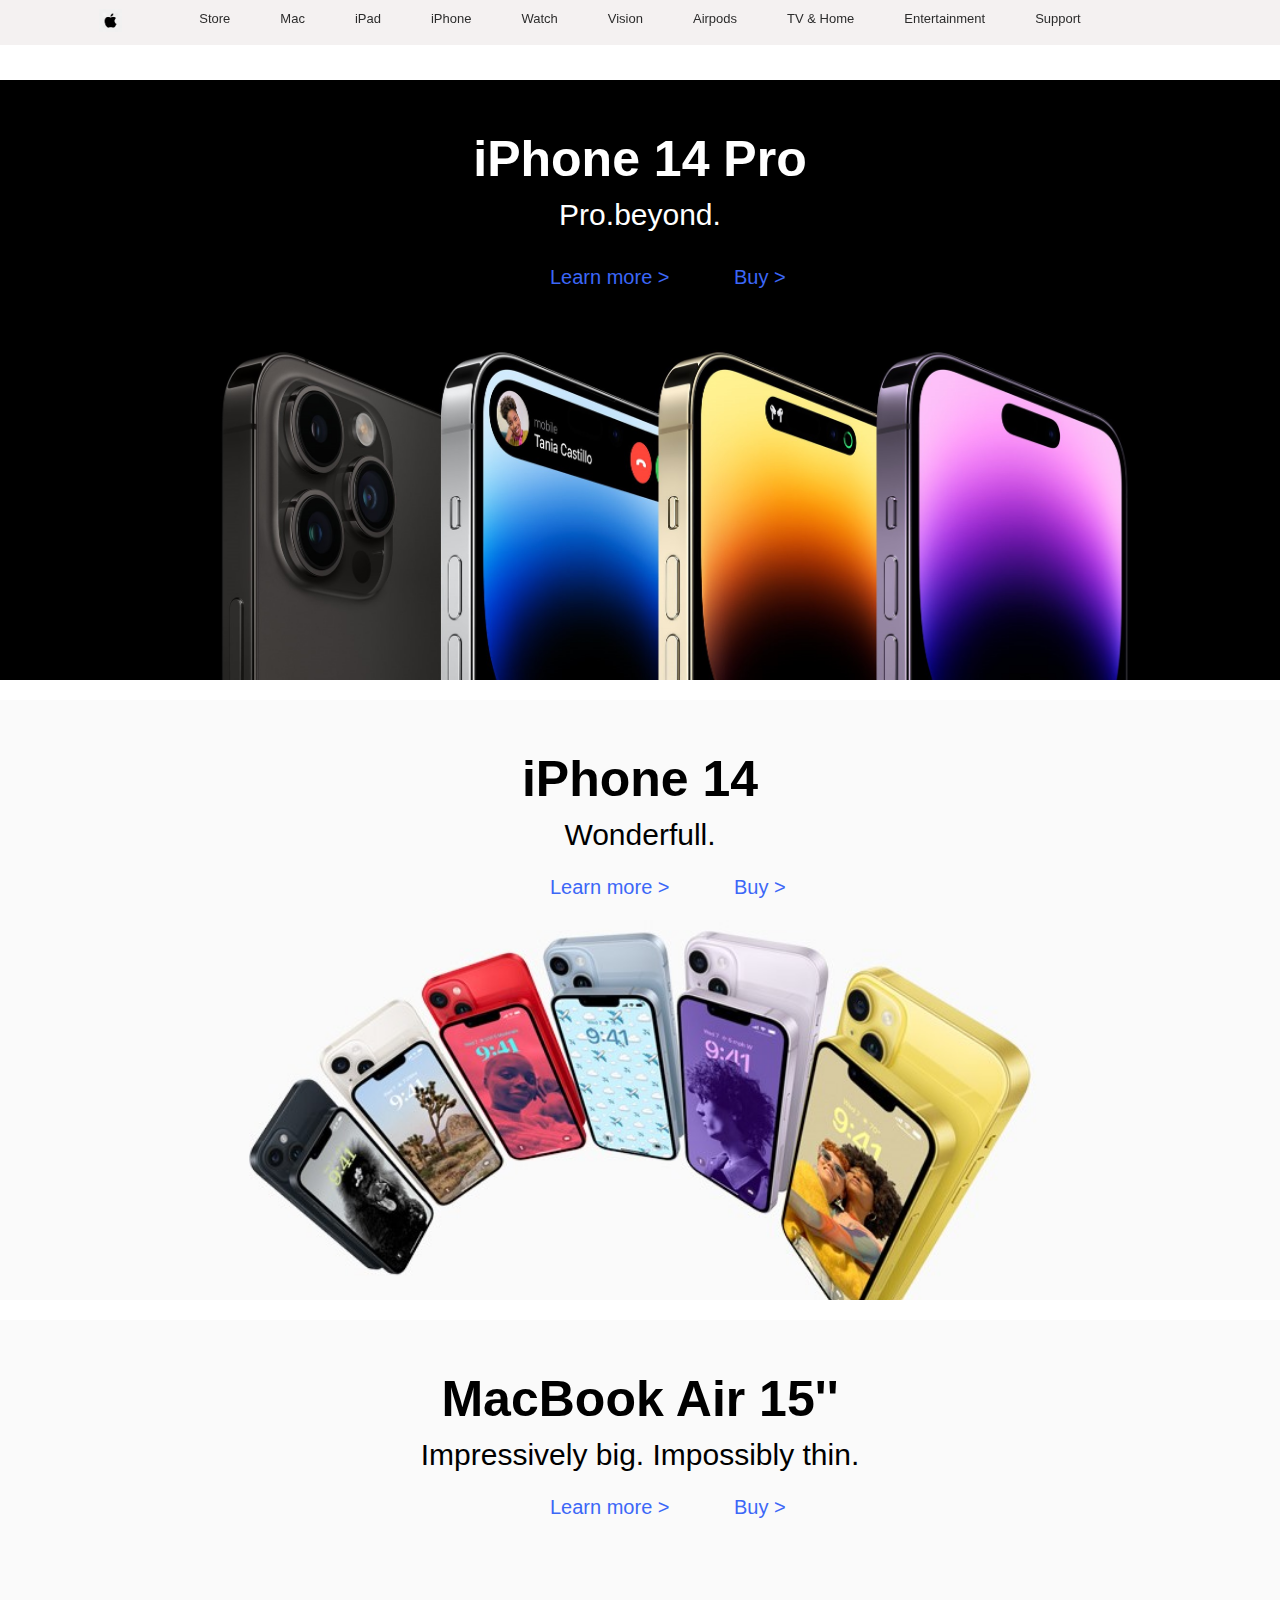
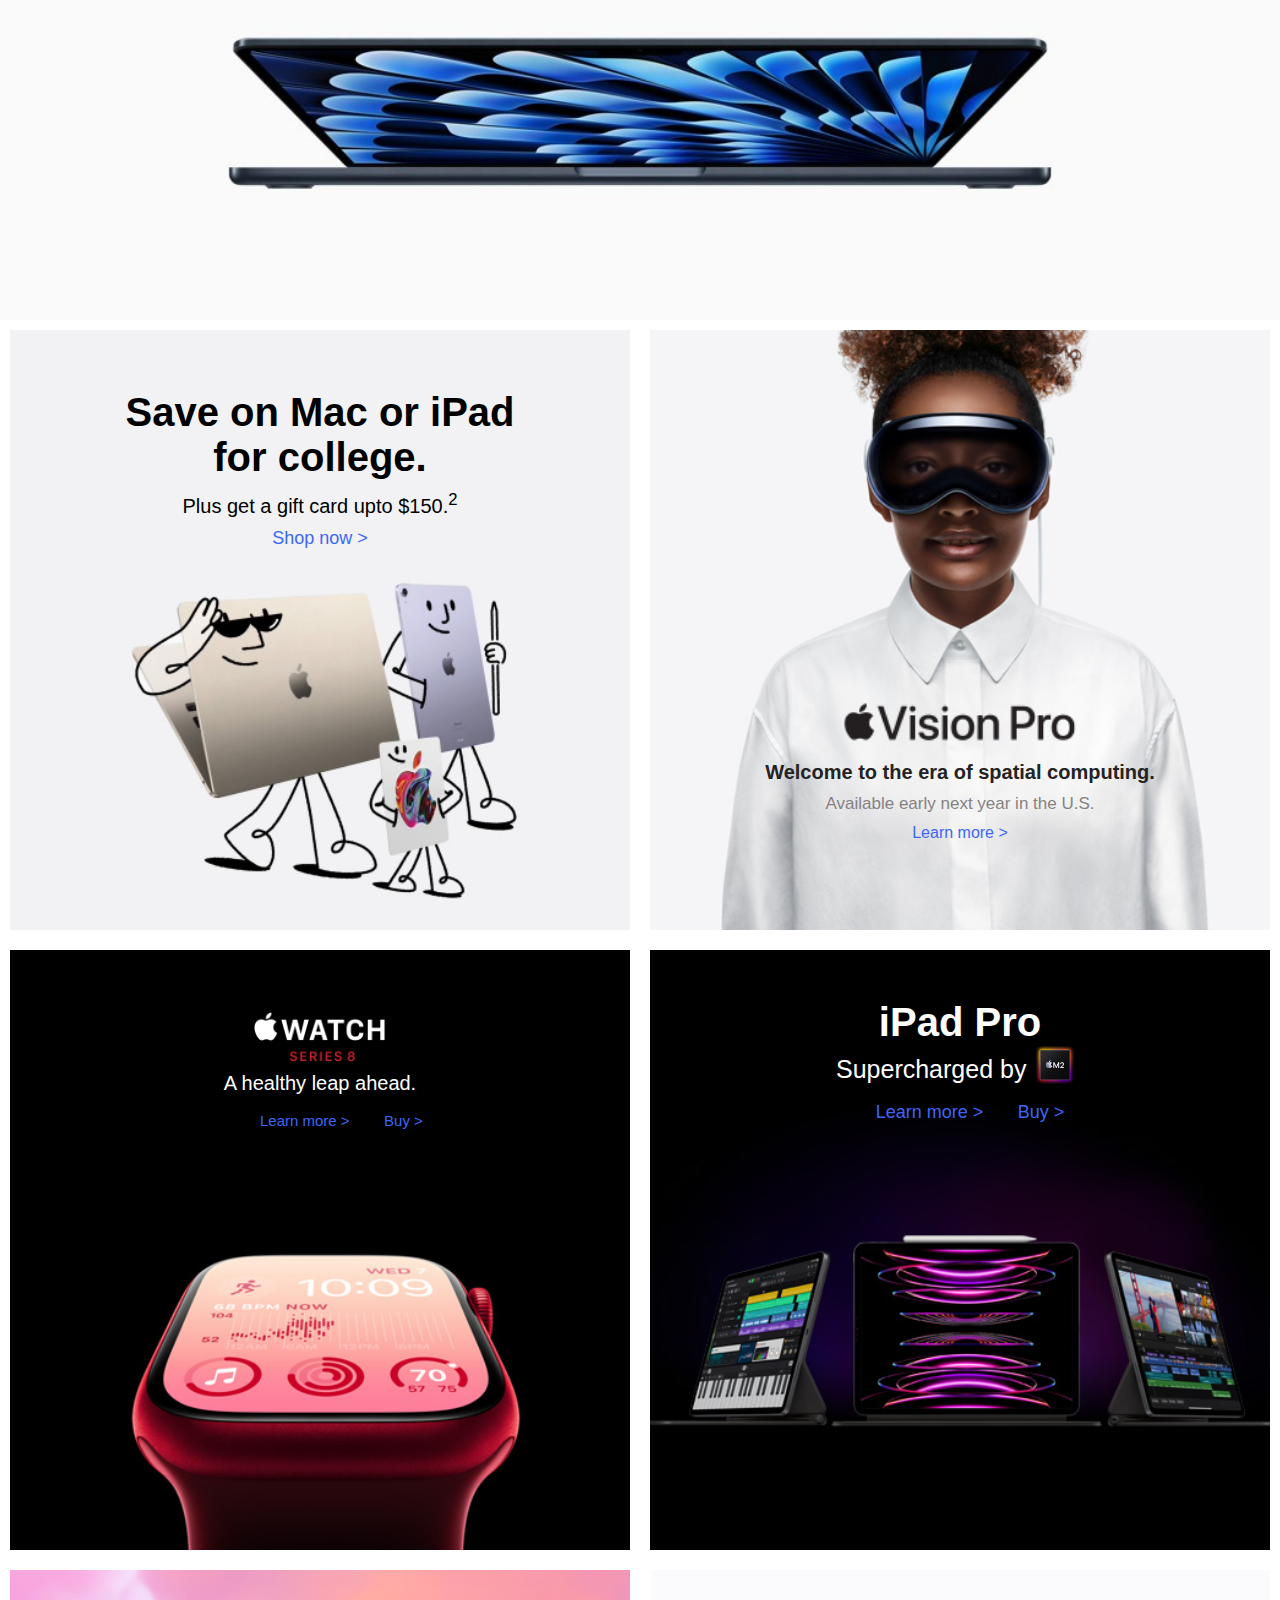
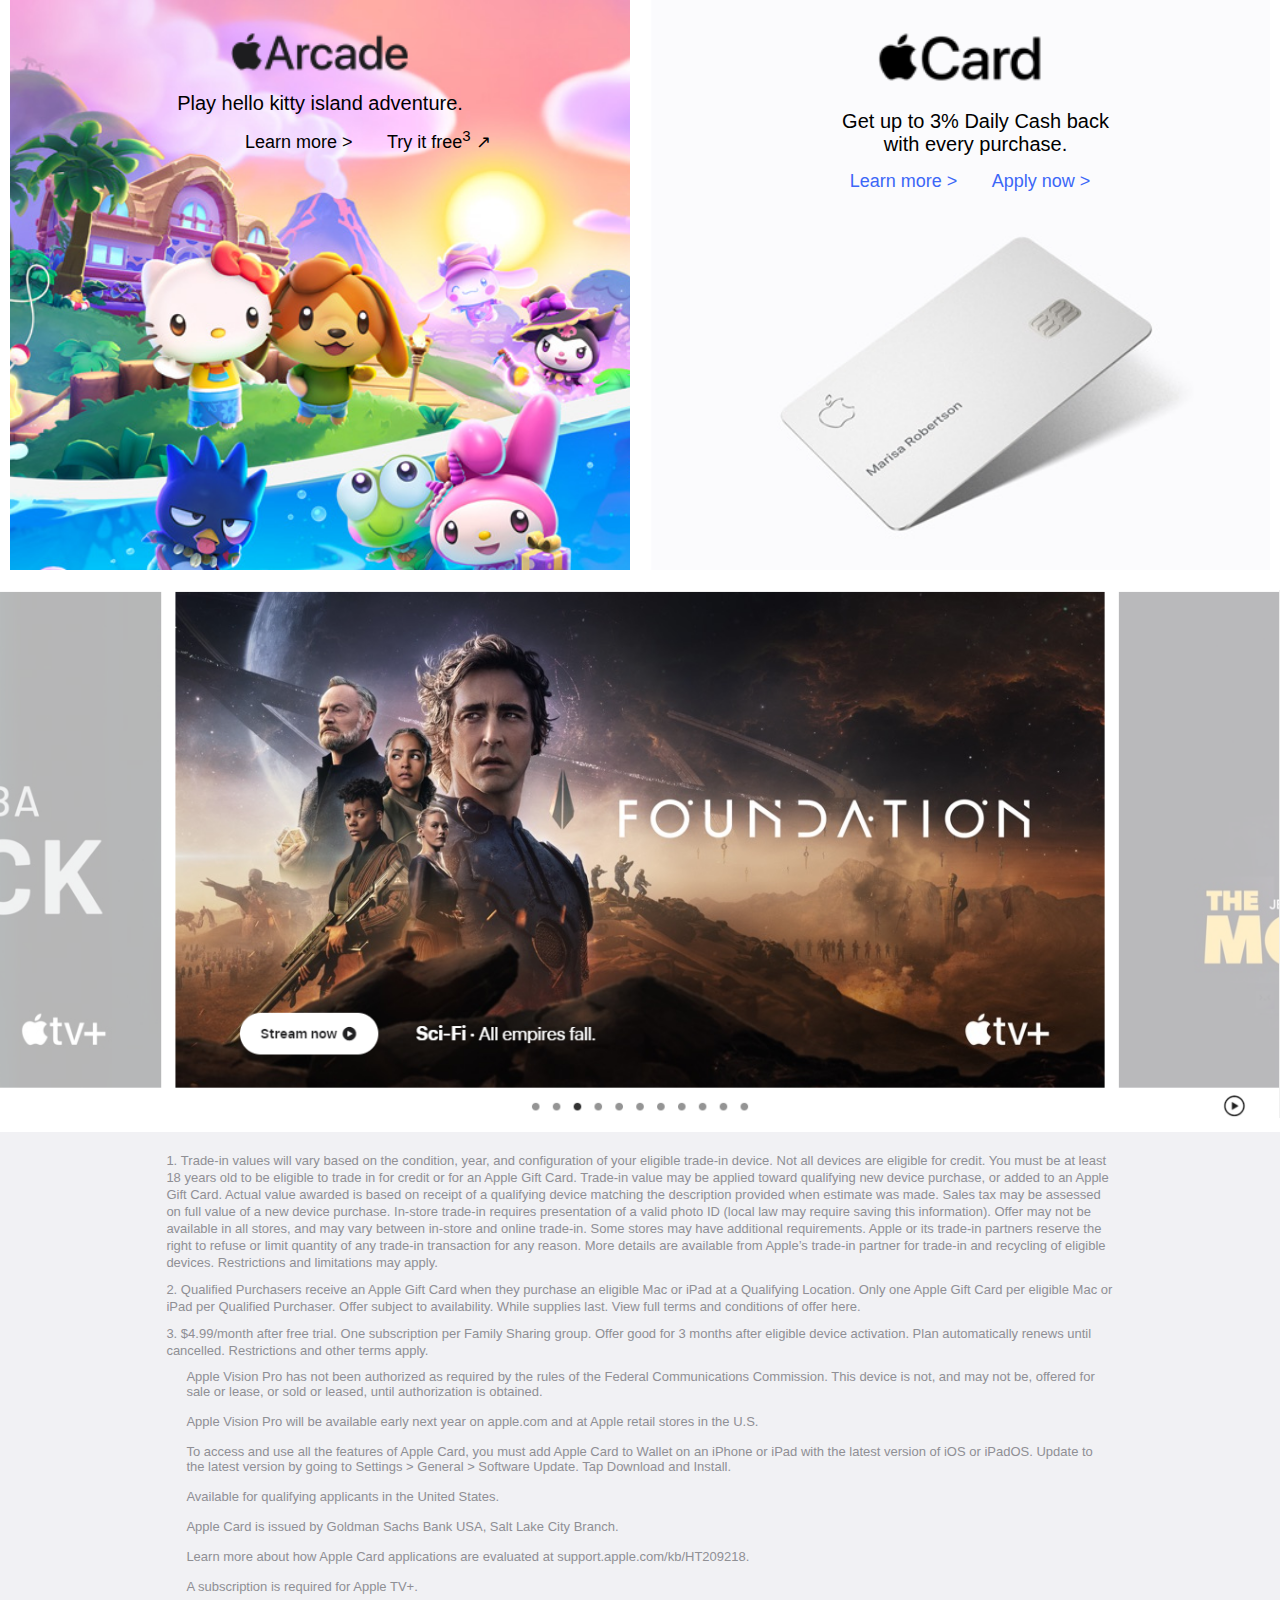
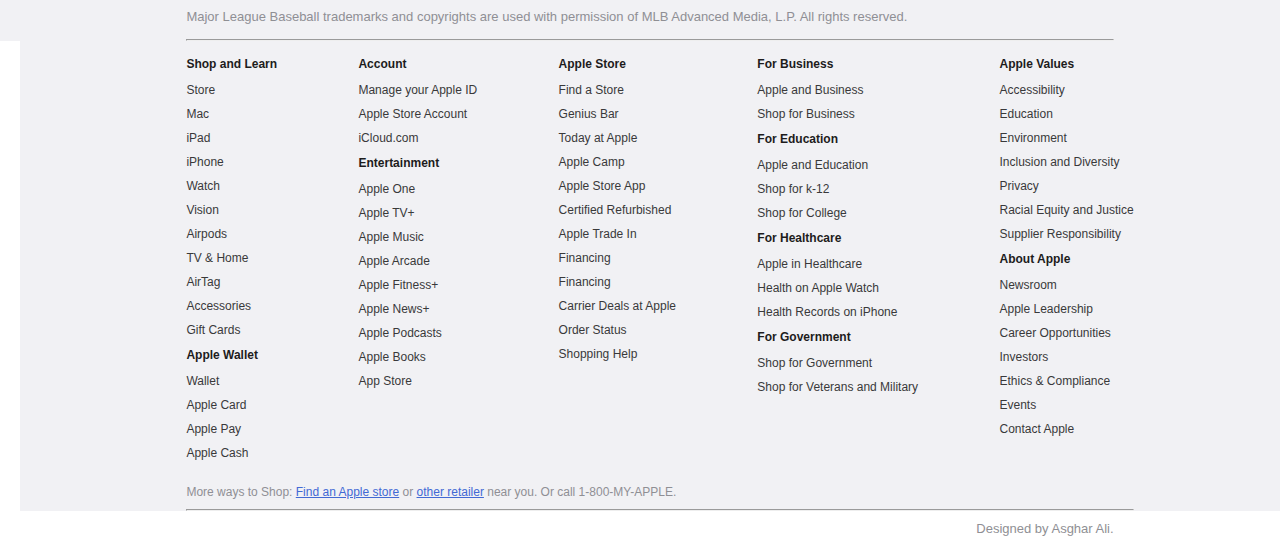
<file: index.html>
<!DOCTYPE html>
<html lang="en">
  <head>
    <meta charset="UTF-8" />
    <meta name="viewport" content="width=device-width, initial-scale=1.0" />
    <link rel="stylesheet" href="style.css" />
    <title>Apple</title>
  </head>
  <body>
    <nav class="nav">
      <ul>
        <li>
          <a href="index.html"
            ><img src="./img/download.png" alt="apple logo"
          /></a>
        </li>
        <li>
          <a href="#"><i class="fab fa-apple"></i></a>
        </li>
        <li><a href="#">Store</a></li>
        <li><a href="#">Mac</a></li>
        <li><a href="#">iPad</a></li>
        <li><a href="#">iPhone</a></li>
        <li><a href="#">Watch</a></li>
        <li><a href="#">Vision</a></li>
        <li><a href="#">Airpods</a></li>
        <li><a href="#">TV & Home</a></li>
        <li><a href="#">Entertainment</a></li>
        <li><a href="#">Support</a></li>
        <li>
          <a href="#"><i class="fas fa-search"></i></a>
        </li>
        <li>
          <a href="#"><i class="fas fa-shopping-bag"></i></a>
        </li>
      </ul>
    </nav>
    <section class="sec1">
      <h1>iPhone 14 Pro</h1>
      <p>Pro.beyond.</p>
      <button class="btn1">Learn more ></button>
      <button class="btn2">Buy ></button>
    </section>

    <section class="sec2">
      <h1>iPhone 14</h1>
      <p>Wonderfull.</p>
      <button class="btn1-i14">Learn more ></button>
      <button class="btn2-i14">Buy ></button>
    </section>
    <section class="sec3">
      <h1>MacBook Air 15''</h1>
      <p>Impressively big. Impossibly thin.</p>
      <button class="btn1-i14">Learn more ></button>
      <button class="btn2-i14">Buy ></button>
    </section>

    <section class="sec4-big">
      <div class="sec4">
        <h1>
          Save on Mac or iPad <br />
          for college.
        </h1>
        <p>Plus get a gift card upto $150.<sup>2</sup></p>
        <button class="sec4-link">Shop now ></button>
      </div>
      <div class="sec5">
        <img
          src="./img/logo/promo_logo_apple_vision_pro__90zi46p7dc2y_medium.png"
          alt=""
        />
        <h4>Welcome to the era of spatial computing.</h4>
        <p>Available early next year in the U.S.</p>
        <button class="sec5-link">Learn more ></button>
      </div>
    </section>
    <section class="sec5-big">
        <div class="sec6">
            <img src="./img/logo/promo_logo_apple_watch_series_8__ee6riplsucuq_large_2x.png" alt="">
          <p>A healthy leap ahead.</p>
          <button class="sec6-link">Learn more ></button>
          <button class="sec6-btn">Buy ></button>
        </div>
        <div class="sec7">
          
          <h4>iPad Pro</h4>
          <p>Supercharged by </p><img src="./img/logo/promo_m2_chip__enw2kz91lsuq_large_2x.png" alt="">
          <br>
          <button class="sec7-link">Learn more ></button>
          <button class="sec7-btn">Buy ></button>
        </div>
      </section>
      <section class="sec9-big">
        <div class="sec8">
            <img src="./img/logo/logo__dcojfwkzna2q_medium.png" alt="">
          <p>Play hello kitty island adventure.</p>
          <button class="sec8-link">Learn more ></button>
          <button class="sec8-btn">Try it free<sup>3</sup> &#8599;</button>
        </div>
        <div class="sec9">
          
          <img src="./img/logo/logo__dcojfwkzna2q_large.png" alt="">
          <br>
          <p>Get up to 3% Daily Cash back <br> with every purchase.</p>
          <button class="sec9-link">Learn more ></button>
          <button class="sec9-btn">Apply now ></button>
        </div>
      </section>

      <section>
        <div class="screenshot">
            <img src="./img/Capture.PNG" alt="">

        </div>
      </section>

    <footer>
        <div>
            <ol class="list1">
                <li>Trade-in values will vary based on the condition, year, and configuration of your eligible trade-in device. Not all devices are eligible for credit. You must be at least 18 years old to be eligible to trade in for credit or for an Apple Gift Card. Trade-in value may be applied toward qualifying new device purchase, or added to an Apple Gift Card. Actual value awarded is based on receipt of a qualifying device matching the description provided when estimate was made. Sales tax may be assessed on full value of a new device purchase. In-store trade-in requires presentation of a valid photo ID (local law may require saving this information). Offer may not be available in all stores, and may vary between in-store and online trade-in. Some stores may have additional requirements. Apple or its trade-in partners reserve the right to refuse or limit quantity of any trade-in transaction for any reason. More details are available from Apple’s trade-in partner for trade-in and recycling of eligible devices. Restrictions and limitations may apply.</li>
                <li>Qualified Purchasers receive an Apple Gift Card when they purchase an eligible Mac or iPad at a Qualifying Location. Only one Apple Gift Card per eligible Mac or iPad per Qualified Purchaser. Offer subject to availability. While supplies last. View full terms and conditions of offer here.</li>
                <li>$4.99/month after free trial. One subscription per Family Sharing group. Offer good for 3 months after eligible device activation. Plan automatically renews until cancelled. Restrictions and other terms apply.</li>
            </ol>
            <ul class="list2">
                <li>Apple Vision Pro has not been authorized as required by the rules of the Federal Communications Commission. This device is not, and may not be, offered for sale or lease, or sold or leased, until authorization is obtained.</li>
                <li>Apple Vision Pro will be available early next year on apple.com and at Apple retail stores in the U.S.</li>
                <li>To access and use all the features of Apple Card, you must add Apple Card to Wallet on an iPhone or iPad with the latest version of iOS or iPadOS. Update to the latest version by going to Settings > General > Software Update. Tap Download and Install.</li>
                <li>Available for qualifying applicants in the United States.</li>
                <li>Apple Card is issued by Goldman Sachs Bank USA, Salt Lake City Branch.</li>
                <li>Learn more about how Apple Card applications are evaluated at support.apple.com/kb/HT209218.</li>
                <li>A subscription is required for Apple TV+.</li>
                <li>Major League Baseball trademarks and copyrights are used with permission of MLB Advanced Media, L.P. All rights reserved.</li>
            </ul>
            <hr>
        </div>
        </footer>
        <footer class="footer2">
            <div class="table">
                <div class="col1">
                   
                   <li class="col1-h1">Shop and Learn</li>
                   <li>Store</li>
                   <li>Mac</li>
                   <li>iPad</li>
                   <li>iPhone</li>
                   <li>Watch</li>
                   <li>Vision</li>
                   <li>Airpods</li>
                   <li>TV & Home</li>
                   <li>AirTag</li>
                   <li>Accessories</li>
                   <li>Gift Cards</li>
                   <li class="col1-h2">Apple Wallet</li>
                   <li>Wallet</li>
                   <li>Apple Card</li>
                   <li>Apple Pay</li>
                   <li>Apple Cash</li>
                </div>
                <div class="col2">
                    <li class="col2-h1">Account</li>
                    <li>Manage your Apple ID</li>
                    <li>Apple Store Account</li>
                    <li>iCloud.com</li>
                    <li class="col2-h2">Entertainment</li>
                    <li>Apple One</li>
                    <li>Apple TV+</li>
                    <li>Apple Music</li>
                    <li>Apple Arcade</li>
                    <li>Apple Fitness+</li>
                    <li>Apple News+</li>
                    <li>Apple Podcasts</li>
                    <li>Apple Books</li>
                    <li>App Store</li>
                </div>
                <div class="col3">
                    <li class="col3-h1">
                        Apple Store
                    </li>
                    <li> Find a Store</li>
                    <li>Genius Bar</li>
                    <li>Today at Apple</li>
                    <li>Apple Camp</li>
                    <li>Apple Store App</li>
                    <li>Certified Refurbished</li>
                    <li>Apple Trade In</li>
                    <li>Financing</li>
                    <li>Financing</li>
                    <li>Carrier Deals at Apple</li>
                    <li>Order Status</li>
                    <li>Shopping Help</li>
                    
                </div>
                <div class="col4">
                    <li class="col4-h1">For Business</li>
                    <li>Apple and Business</li>
                    <li>Shop for Business</li>
                    <li class="col4-h2">For Education</li>
                    <li>Apple and Education</li>
                    <li>Shop for k-12</li>
                    <li>Shop for College</li>
                    <li class="col4-h3">For Healthcare</li>
                    <li>Apple in Healthcare</li>
                    <li>Health on Apple Watch</li>
                    <li>Health Records on iPhone</li>
                    <li class="col4-h4">For Government</li>
                    <li>Shop for Government</li>
                    <li>Shop for Veterans and Military</li>
                    
                </div>
            <div class="col5">
                <li class="col5-h1">Apple Values</li>
                <li>Accessibility</li>
                <li>Education</li>
                <li>Environment</li>
                <li>Inclusion and Diversity</li>
                <li>Privacy</li>
                <li>Racial Equity and Justice</li>
                <li>Supplier Responsibility</li>
                <li class="col5-h2">About Apple</li>
                <li>Newsroom</li>
                <li>Apple Leadership</li>
                <li>Career Opportunities</li>
                <li>Investors</li>
                <li>Ethics & Compliance</li>
                <li>Events</li>
                <li>Contact Apple</li>
            </div>
        </div>
    </footer>
    <footer class="footer3">
        <p >More ways to Shop: <a href="#">Find an Apple store</a> or <a href="#">other retailer</a> near you. Or call 1-800-MY-APPLE.</p>
        <hr>
        <p class="signoff">Designed by Asghar Ali.</p>
    </footer>
  </body>
</html>
</file>
<file: style.css>
@import url('https://fonts.googleapis.com/css?family=Roboto:100,300,400,700&display=swap');

* {
  padding: 0;
  margin: 0;
  box-sizing: border-box;
  font-family: 'roboot', sans-serif;
  text-decoration: none;
}
nav {
  width: 100%;
  height: 45px;
  background: #f3f0f0ee;
  display: flex;
  justify-content: center;
  align-items: center;
  position: fixed;
    top: 0;
}
nav ul {
  list-style: none;
  display: flex;
}
nav ul li {
  margin: 0 25px;
}
nav ul li a {
  font-weight: 300;
  color: #2c2c2c;
  font-size: 13px;
  transition: 400ms;
}
nav ul li a:hover {
  color: #8f8f94;
}
nav ul li a img{
    width: 23px;
    height: 23px;
    margin-right: -40px;
    transition: 600ms;
    transition: smooth;
}
nav ul li a img:hover{
    width: 25px;
    height: 25px;
}

.sec1 {
    margin-top: 80px;
    width: 100%;
    height: 600px;
    background-image: url("./img/hero_iphone14pro_spring__9xo85pm6sbmm_large_2x.jpg");
    background-repeat: no-repeat;
    background-size: cover;
    justify-content: center;
  align-items: center;
}
.sec1 h1{
    color: white;
    text-align: center;
    font-size: 50px;
    font-weight: 700;
    padding-top: 50px;
}
.sec1 p{
    color: white;
    text-align: center;
    justify-content: center;
    font-size: 30px;
    padding-top: 10px;
}

.btn1
{
    margin-top: 20px;
    text-align: center;
    display: inline;
    margin-left: 550px;
    justify-content: center;
    height: 50px;
    background-color: black;
    border: none;
    color: rgb(60, 103, 247);
    font-size: 20px;
    cursor: pointer;
    transition: 400ms;
}
.btn2
{
    margin-top: 20px;
    text-align: center;
    display: inline;
    margin-left: 60px;
    justify-content: center;
    height: 50px;
    background-color: black;
    border: none;
    color: rgb(60, 103, 247);
    font-size: 20px;
    cursor: pointer;
    transition: 400ms;
}
.btn1:hover
{
    text-decoration: underline;
    transition: 400ms;
}
.btn2:hover
{
    text-decoration: underline;
    transition: 400ms;
}
.sec2
{
    background-image: url(./img/hero_iphone14_yellow__eun20sn4imi6_medium.jpg);
background-size: cover;
background-repeat: no-repeat;
height: 600px;
width: 100%;
margin-top: 20px;
}
.sec2 h1{
    color: black;
    text-align: center;
    font-size: 50px;
    font-weight: 700;
    padding-top: 50px;
}
.sec2 p{
    color: black;
    text-align: center;
    justify-content: center;
    font-size: 30px;
    padding-top: 10px;
}
.btn1-i14
{
    margin-top: 10px;
    text-align: center;
    display: inline;
    margin-left: 550px;
    justify-content: center;
    height: 50px;
    background-color: rgba(255, 254, 254, 0);
    border: none;
    color: rgb(60, 103, 247);
    font-size: 20px;
    cursor: pointer;
    transition: 400ms;
}
.btn2-i14
{
    margin-top: 10px;
    text-align: center;
    display: inline;
    margin-left: 60px;
    justify-content: center;
    height: 50px;
    background-color: rgba(255, 255, 255, 0);
    border: none;
    color: rgb(60, 103, 247);
    font-size: 20px;
    cursor: pointer;
    transition: 400ms;
}
.btn1-i14:hover
{
    text-decoration: underline;
    transition: 400ms;
}
.btn2-i14:hover
{
    text-decoration: underline;
    transition: 400ms;
}
.sec3
{
    background-image: url(./img/hero_macbook_air_15_midnight__ct0pgwizvree_medium.jpg);
background-size: cover;
background-repeat: no-repeat;
height: 600px;
width: 100%;
margin-top: 20px;

}
.sec3 h1{
    color: black;
    text-align: center;
    font-size: 50px;
    font-weight: 700;
    padding-top: 50px;
}
.sec3 p{
    color: black;
    text-align: center;
    justify-content: center;
    font-size: 30px;
    padding-top: 10px;
}
.sec4-big
{
    display: flex;
    width: 100%;
}
.sec4
{
    background-image: url(./img/promo_bts2023_startframe__exvt2t1iuxme_medium.jpg);
    background-repeat: no-repeat;
    background-size: cover;
    width: 50%;
    height: 600px;
    margin: 10px;
background-size: cover;
}
.sec4 h1{
    color: black;
    text-align: center;
    font-size: 40px;
    font-weight: 700;
    padding-top: 60px;
}
.sec4 p{
    color: black;
    text-align: center;
    justify-content: center;
    font-size: 20px;
    padding-top: 10px;
}
.sec4-link
{
    margin-top: 10px;
    padding-top: 10px;
    text-align: center;
    display: flex;
    margin: auto;
    height: 50px;
    background-color: rgba(255, 255, 255, 0);
    border: none;
    color: rgb(60, 103, 247);
    font-size: 18px;
    cursor: pointer;
    transition: 400ms;
}
.sec4-link:hover
{
    text-decoration: underline;
    transition: 400ms;
}
.sec5
{
    background-image: url(./img/promo_apple_vision_pro__f4v4zp0sum2y_medium.jpg);
    background-repeat: no-repeat;
    background-size: cover;
    width: 50%;
    height: 600px;
    margin: 10px;
    justify-content: center;
    text-align: center;
}
.sec5 img
{
    margin-top: 60%;
    justify-content: center;
    height: 50px;
    width: auto;
}
.sec5 h4{
    color: rgb(36, 35, 35);
    text-align: center;
    font-size: 20px;
    font-weight: 600;
    padding-top: 5px;
}
.sec5 p{
    color: rgb(134, 130, 130);
    text-align: center;
    justify-content: center;
    font-size: 17px;
    padding-top: 10px;
}
.sec5-link
{
    margin-top: 10px;
    padding-top: 10px;
    text-align: center;
    display: flex;
    margin: auto;
    height: 50px;
    background-color: rgba(255, 255, 255, 0);
    border: none;
    color: rgb(60, 103, 247);
    font-size: 16px;
    cursor: pointer;
    transition: 400ms;
}
.sec5-link:hover
{
    text-decoration: underline;
    transition: 400ms;
}
.sec5-big
{
    display: flex;
    width: 100%;
}
.sec6
{
    background-image: url(./img/promo_apple_watch_series_8_spring__d9hfvufh7hyu_medium.jpg);
    background-repeat: no-repeat;
    background-size: cover;
    width: 50%;
    height: 600px;
    margin: 10px;
background-size: cover;
}
.sec6 img{
    margin: 10% auto;
    margin-bottom: 0;
    justify-content: center;
    display: flex;
    height: 50px;
    width: auto;
}
.sec6 p{
    color: white;
    text-align: center;
    justify-content: center;
    font-size: 20px;
    padding-top: 10px;
}

.sec6-link
{
    margin-top: 5px;
    margin-left: 250px;
    text-align: center;
    display: inline;
    height: 40px;
    background-color: rgba(255, 255, 255, 0);
    border: none;
    color: rgb(60, 103, 247);
    font-size: 15px;
    cursor: pointer;
    transition: 400ms;
}
.sec6-btn
{
    margin-top: 5px;
    margin-left: 30px;
    text-align: center;
    display: inline;
    height: 40px;
    background-color: rgba(255, 255, 255, 0);
    border: none;
    color: rgb(60, 103, 247);
    font-size: 15px;
    cursor: pointer;
    transition: 400ms;
}

.sec6-link:hover
{
    text-decoration: underline;
    transition: 400ms;
}
.sec6-btn:hover
{
    text-decoration: underline;
    transition: 400ms;
}

.sec7
{
    background-image: url(./img/promo_ipadpro_refresh__evi9utuixwuq_medium.jpg);
    background-repeat: no-repeat;
    background-size: cover;
    width: 50%;
    height: 600px;
    margin: 10px;
    justify-content: center;
    text-align: center;
}

.sec7 h4{
    color: rgb(255, 255, 255);
    text-align: center;
    
    font-size: 40px;
    font-weight: 550;
    padding-top: 50px;
}
.sec7 p{
    color: rgb(255, 255, 255);
    text-align: center;
    float: left;
    justify-content: center;
    font-size: 25px;
    padding-top: 10px;
    margin-left: 30%;
    display: inline;
}
.sec7 img{
    display: inline;
    height: 40px;
    width: auto;
    margin-left: -30%;
    margin-bottom: -2px;
}
.sec7-link
{
    margin-top: 5px;
    margin-left: 20px;
    text-align: center;
    display: inline;
    height: 40px;
    background-color: rgba(255, 255, 255, 0);
    border: none;
    color: rgb(60, 103, 247);
    font-size: 18px;
    cursor: pointer;
    transition: 400ms;
}
.sec7-btn
{
    margin-top: 5px;
    margin-left: 30px;
    text-align: center;
    display: inline;
    height: 40px;
    background-color: rgba(255, 255, 255, 0);
    border: none;
    color: rgb(60, 103, 247);
    font-size: 18px;
    cursor: pointer;
    transition: 400ms;
}

.sec7-link:hover
{
    text-decoration: underline;
    transition: 400ms;
}
.sec7-btn:hover
{
    text-decoration: underline;
    transition: 400ms;
}
.sec9-big
{
    display: flex;
    width: 100%;
}
.sec8
{
    background-image: url(./img/promo_hello_kitty__cv6gojq3rd8i_medium.jpg);
    background-repeat: no-repeat;
    background-size: cover;
    width: 50%;
    height: 600px;
    margin: 10px;
background-size: cover;
}
.sec8 img{
    margin: 10% auto;
    margin-bottom: 0;
    justify-content: center;
    display: flex;
    height: 50px;
    width: auto;
}
.sec8 p{
    color: rgb(0, 0, 0);
    text-align: center;
    justify-content: center;
    font-size: 20px;
    padding-top: 10px;
}

.sec8-link
{
    margin-top: 5px;
    margin-left: 235px;
    text-align: center;
    display: inline;
    height: 40px;
    background-color: rgba(255, 255, 255, 0);
    border: none;
    color: rgb(0, 0, 0);
    font-size: 18px;
    cursor: pointer;
    transition: 400ms;
}
.sec8-btn
{
    margin-top: 5px;
    margin-left: 30px;
    text-align: center;
    display: inline;
    height: 40px;
    background-color: rgba(255, 255, 255, 0);
    border: none;
    color: rgb(0, 0, 0);
    font-size: 18px;
    cursor: pointer;
    transition: 400ms;
}

.sec8-link:hover
{
    text-decoration: underline;
    transition: 400ms;
}
.sec8-btn:hover
{
    text-decoration: underline;
    transition: 400ms;
}

.sec9
{
    background-image: url(./img/tile__cauwwcyyn9hy_medium.jpg);
    background-repeat: no-repeat;
    background-size: cover;
    width: 50%;
    height: 600px;
    margin: 10px;
    justify-content: center;
    text-align: center;
}
.sec9 img{
    margin: 10% auto;
    margin-bottom: 0;
    justify-content: center;
    display: flex;
    height: 50px;
    width: auto;
}

.sec9 p{
    color: rgb(0, 0, 0);
    text-align: center;
    justify-content: center;
    font-size: 20px;
    padding-top: 10px;
    margin-left: 5%;
}

.sec9-link
{
    margin-top: 5px;
    margin-left: 20px;
    text-align: center;
    display: inline;
    height: 40px;
    background-color: rgba(255, 255, 255, 0);
    border: none;
    color: rgb(60, 103, 247);
    font-size: 18px;
    cursor: pointer;
    transition: 400ms;
}
.sec9-btn
{
    margin-top: 5px;
    margin-left: 30px;
    text-align: center;
    display: inline;
    height: 40px;
    background-color: rgba(255, 255, 255, 0);
    border: none;
    color: rgb(60, 103, 247);
    font-size: 18px;
    cursor: pointer;
    transition: 400ms;
}

.sec9-link:hover
{
    text-decoration: underline;
    transition: 400ms;
}
.sec9-btn:hover
{
    text-decoration: underline;
    transition: 400ms;
}
.screenshot img
{
    margin-top: 10px;
    width: 100%;
    height: auto;
    margin-bottom: 10px;

}
footer
{
    width: 100%;
    height: auto;
  padding-left: 13%;
    padding-right: 13%;
    padding-top: 10px;
    background-color: #efeff3e0;
}
footer .list1
{
    margin-top: 10px;
    color: #8f8f94;
    font-size: 13px;
    line-height: 17px;
    list-style: inside;
    list-style-type: decimal;
}
footer .list1 li
{
    margin-bottom: 10px ;

}
footer .list2 
{
    margin-top: 10px;
    color: #8f8f94;
    font-size: 13px;
    list-style-type: none;
    padding-left: 20px;
}
footer .list2 li
{
    margin-bottom: 15px ;
}
hr{
    margin-left: 20px;
    color: #8f8f94;
}
.footer2 
{
    width: 100%;
    height: auto;
  padding-left: 13%;
    padding-right: 13%;
    padding-top: 10px;
    background-color: #efeff3e0;
    margin-left: 20px;
}
.table
{
    width: 100%;
    height: auto;
    display: flex;
    justify-content: space-between;
    font-size: 13px;
}

.table li
{
    margin-bottom: 10px ;
    color: #39393a;
    font-size: 12px;
    list-style: none;

}

.table .col1-h1,.table .col2-h1,.table .col3-h1,.table .col4-h1,.table .col1-h2,.table .col2-h2,.table .col4-h2,.table .col4-h3,.table .col4-h4,.table .col5-h1,.table .col5-h2
{
    color: #1d1c1c;
    font-size: 12px;
    line-height: 17px;
    list-style: none;
    font-weight: 600;
    margin-top: 5px;
}
.table li:hover
{
    text-decoration: underline;
    transition: 400ms;
    cursor: pointer;
}
.footer3 
{
    width: 100%;
    height: auto;
  padding-left: 13%;
    padding-right: 13%;
    padding-top: 10px;
    background-color: #efeff3e0;
    margin-left: 20px;
}
.footer3 p
{
font-size: 12px;
color: #8f8f94;
margin-top: 5px;
margin-bottom: 10px;
}
.footer3 p a{
    color: rgb(66, 105, 212);
    text-decoration: underline;
}
.footer3 hr{
    margin-left: 0;
    color: #8f8f94;
}
.footer3 .signoff
{
    margin-top: 10px;
    color: #8f8f94;
    font-size: 13px;
    list-style-type: none;
    padding-right: 20px;
    float: right;
}
</file>
